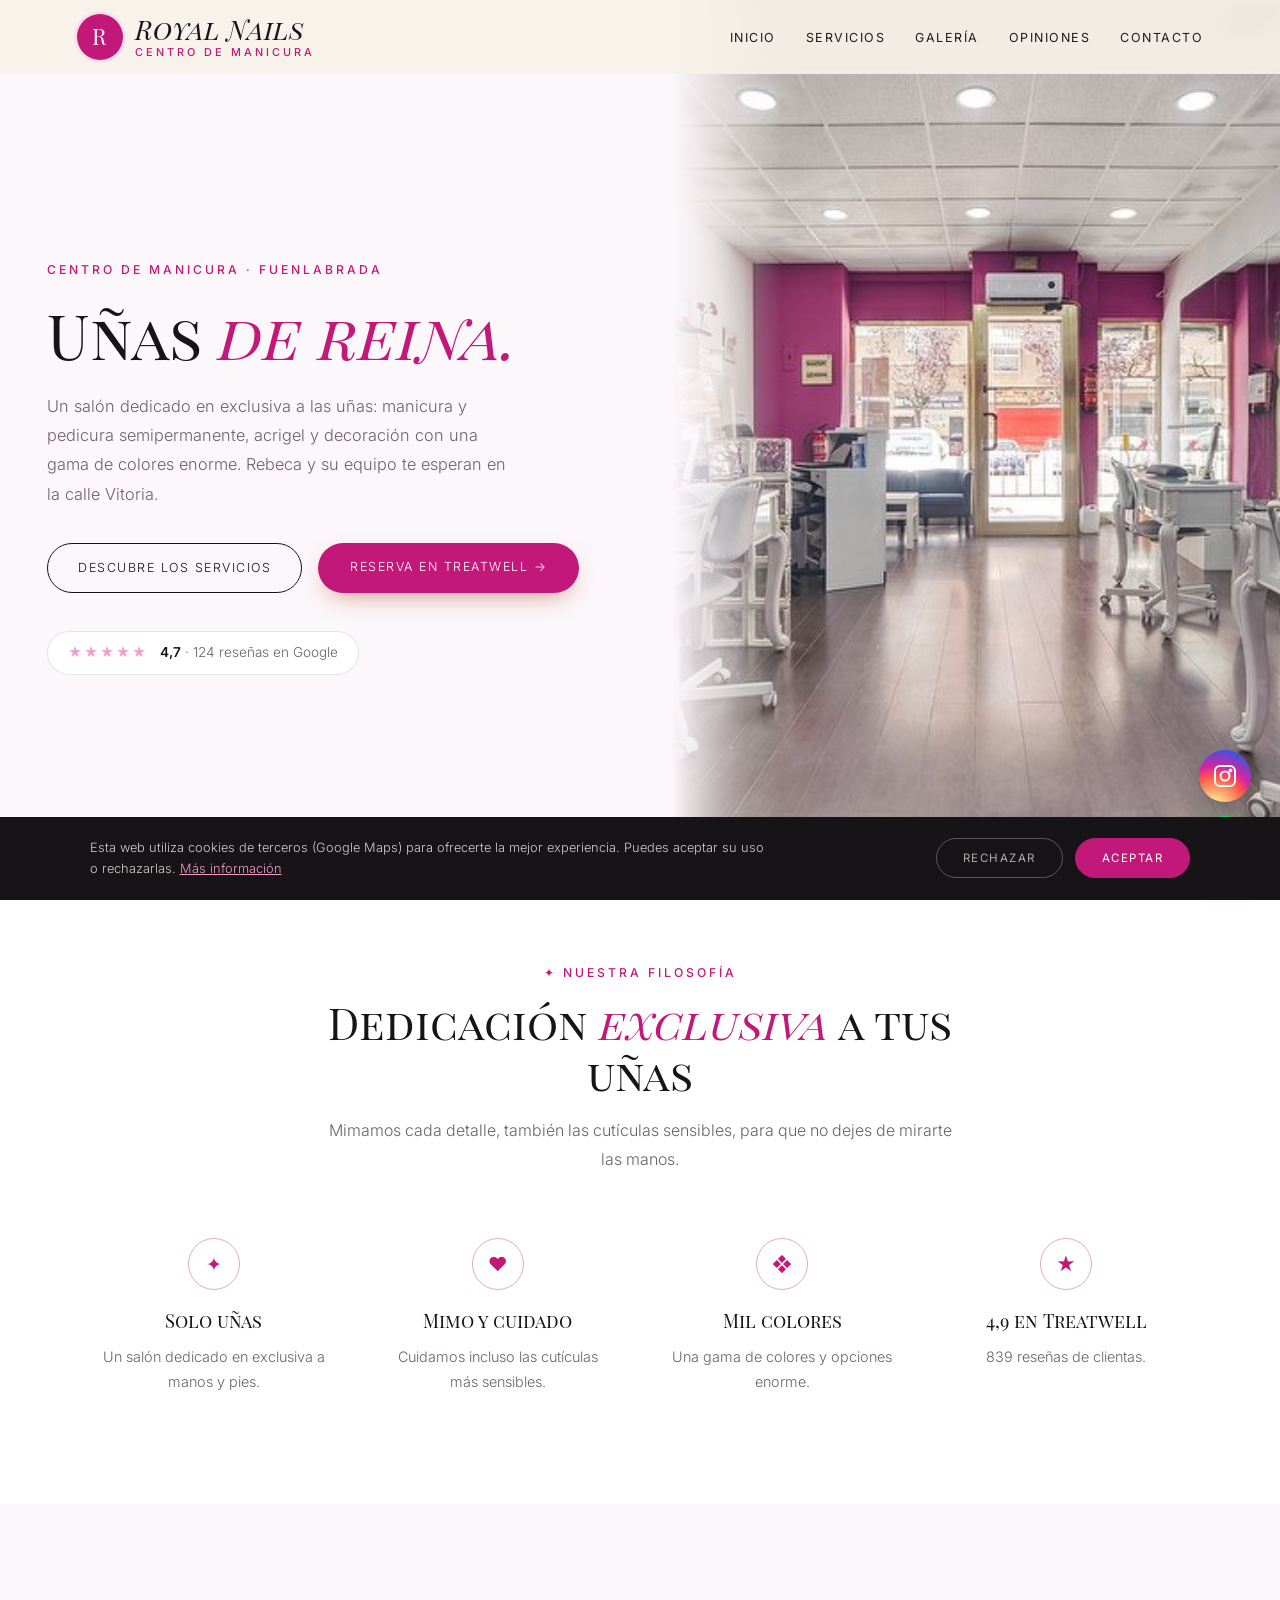
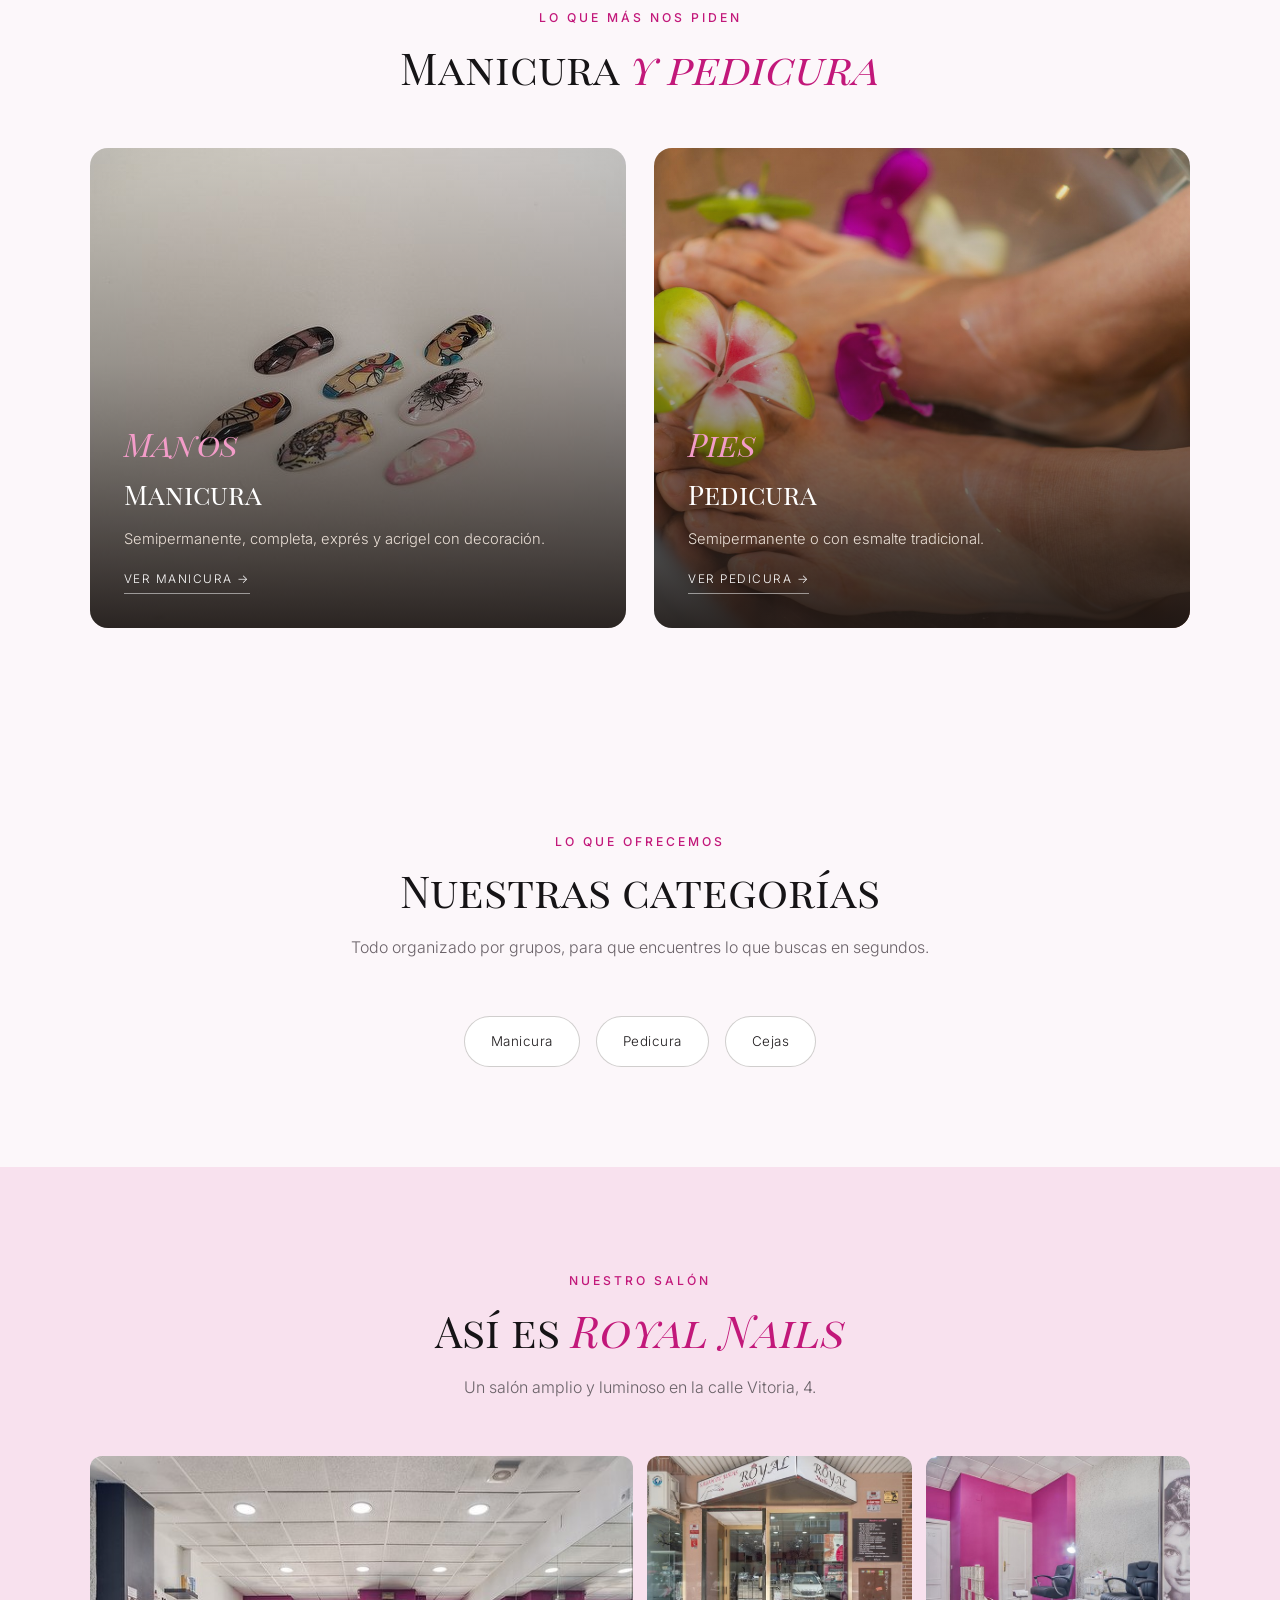
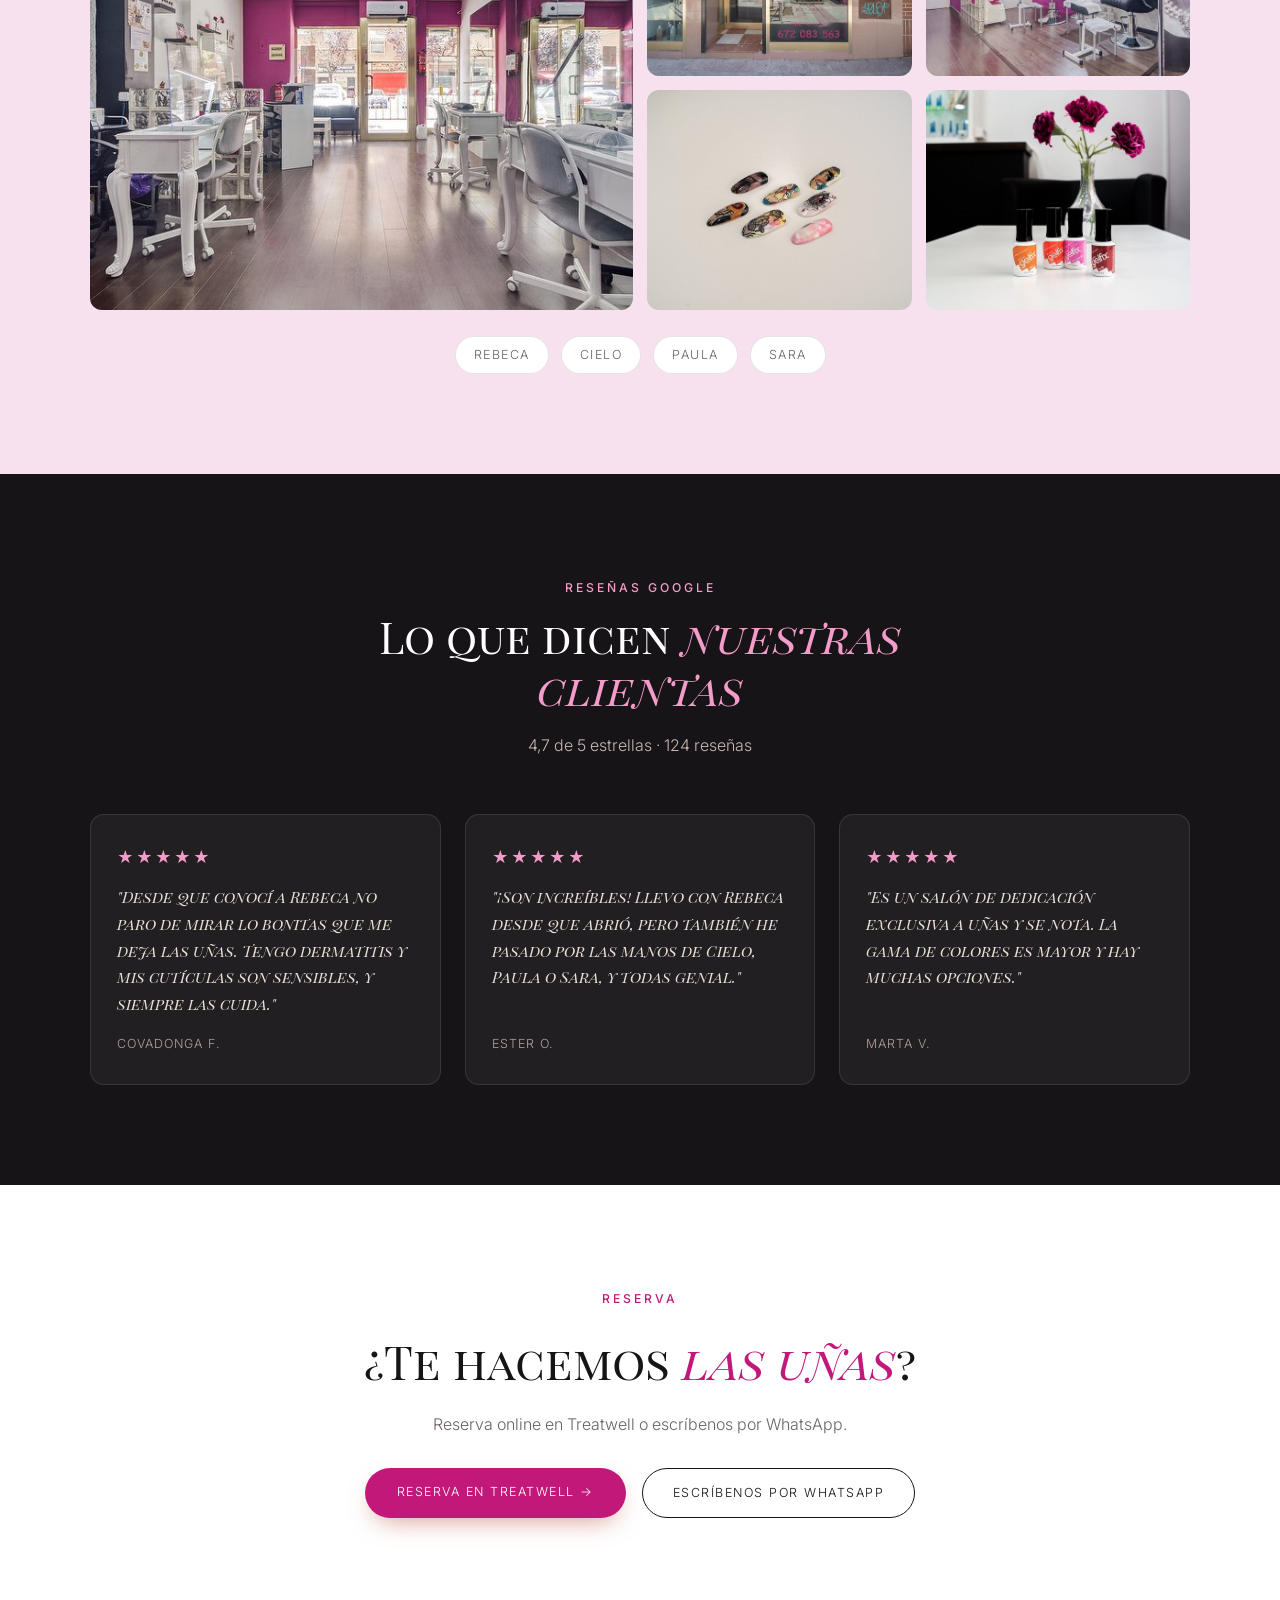
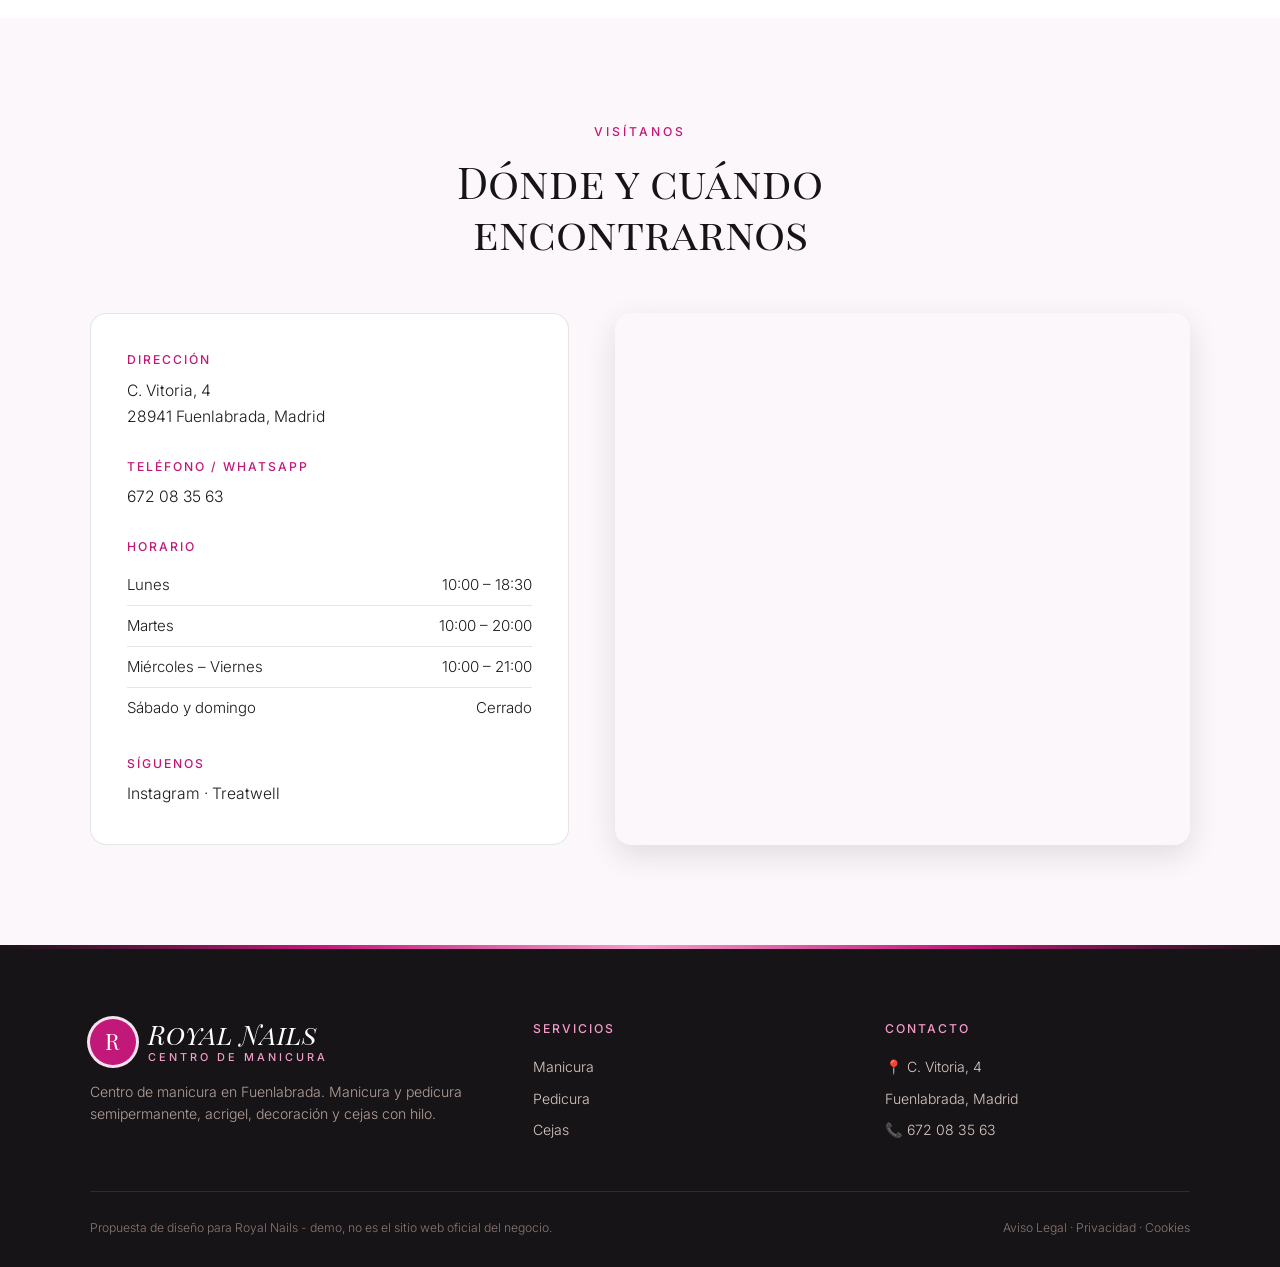
<file: index.html>
<!DOCTYPE html>
<html lang="es">
<head>
<meta charset="UTF-8">
<meta name="viewport" content="width=device-width, initial-scale=1.0">
<title>Royal Nails — Centro de manicura en Fuenlabrada</title>
<meta name="description" content="Royal Nails, centro de manicura en C. Vitoria 4, Fuenlabrada. Manicura y pedicura semipermanente, uñas de acrigel, decoración y depilación de cejas con hilo. 4,7★ con 124 reseñas en Google y 4,9★ con 839 en Treatwell.">
<meta name="theme-color" content="#161416">
<meta property="og:title" content="Royal Nails · Fuenlabrada">
<meta property="og:image" content="tw_01.jpg">

<link rel="preconnect" href="https://fonts.googleapis.com"><link rel="preconnect" href="https://fonts.gstatic.com" crossorigin><link href="https://fonts.googleapis.com/css2?family=Playfair+Display+SC:wght@700&family=Inter:wght@300;400;500;600&display=swap" rel="stylesheet">
<link rel="stylesheet" href="styles.css">
</head>
<body>

<header id="header">
  <a href="index.html" class="logo" aria-label="Royal Nails, inicio"><span class="logo-mark">R</span><span class="logo-text"><span class="script">Royal Nails</span><small>centro de manicura</small></span></a>
  <nav id="nav" aria-label="Navegación principal"><ul><li><a href="index.html#inicio">Inicio</a></li><li><a href="servicios.html">Servicios</a></li><li><a href="index.html#galeria">Galería</a></li><li><a href="index.html#opiniones">Opiniones</a></li><li><a href="index.html#contacto">Contacto</a></li></ul></nav><button class="nav-toggle" id="navToggle" aria-label="Abrir menú">☰</button>
</header>

<section class="hero" id="inicio">
  <div class="hero-text">
    <span class="eyebrow">Centro de manicura · Fuenlabrada</span>
    <h1>Uñas <em>de reina.</em></h1>
    <p>Un salón dedicado en exclusiva a las uñas: manicura y pedicura semipermanente, acrigel y decoración con una gama de colores enorme. Rebeca y su equipo te esperan en la calle Vitoria.</p>
    <div class="hero-ctas">
      <a href="servicios.html" class="btn-outline">Descubre los servicios</a>
      <a href="https://www.treatwell.es/establecimiento/royal-nails-2/" class="btn-solid" target="_blank" rel="noopener">Reserva en Treatwell →</a>
    </div>
    <a class="hero-rating" href="https://www.google.com/maps/search/?api=1&query=Royal+Nails,+C.+Vitoria+4,+Fuenlabrada" target="_blank" rel="noopener"><span class="stars">★★★★★</span><span><strong>4,7</strong> · 124 reseñas en Google</span></a>
  </div>
  <div class="hero-img"><img src="tw_01.jpg" alt="Interior de Royal Nails en blanco, negro y magenta" style="object-position:center 50%;"></div>
</section>

<section class="trust">
  <div class="section-head">
    <span class="eyebrow">✦ Nuestra filosofía</span>
    <h2>Dedicación <em>exclusiva</em> a tus uñas</h2>
    <p>Mimamos cada detalle, también las cutículas sensibles, para que no dejes de mirarte las manos.</p>
  </div>
  <div class="trust-grid">
    <div class="trust-card"><span class="trust-ic">✦</span><h3>Solo uñas</h3><p>Un salón dedicado en exclusiva a manos y pies.</p></div>
    <div class="trust-card"><span class="trust-ic">♥</span><h3>Mimo y cuidado</h3><p>Cuidamos incluso las cutículas más sensibles.</p></div>
    <div class="trust-card"><span class="trust-ic">❖</span><h3>Mil colores</h3><p>Una gama de colores y opciones enorme.</p></div>
    <div class="trust-card"><span class="trust-ic">★</span><h3>4,9 en Treatwell</h3><p>839 reseñas de clientas.</p></div>
  </div>
</section>

<section class="worlds">
  <div class="section-head">
    <span class="eyebrow">Lo que más nos piden</span>
    <h2>Manicura <em>y pedicura</em></h2>
  </div>
  <div class="worlds-grid">
    <a href="servicios.html#manicura" class="world-card"><img src="tw_10.jpg" alt="Manicura"><div class="world-text"><span class="script">Manos</span><h3>Manicura</h3><p>Semipermanente, completa, exprés y acrigel con decoración.</p><span class="world-link">Ver manicura →</span></div></a>
    <a href="servicios.html#pedicura" class="world-card"><img src="u_pedicura.jpg" alt="Pedicura"><div class="world-text"><span class="script">Pies</span><h3>Pedicura</h3><p>Semipermanente o con esmalte tradicional.</p><span class="world-link">Ver pedicura →</span></div></a>
  </div>
</section>

<section>
  <div class="section-head">
    <span class="eyebrow">Lo que ofrecemos</span>
    <h2>Nuestras categorías</h2>
    <p>Todo organizado por grupos, para que encuentres lo que buscas en segundos.</p>
  </div>
  <div class="cat-pills">
    <a href="servicios.html#manicura" class="cat-pill">Manicura</a>
    <a href="servicios.html#pedicura" class="cat-pill">Pedicura</a>
    <a href="servicios.html#cejas" class="cat-pill">Cejas</a>
  </div>
</section>

<section class="gallery-wrap" id="galeria">
  <div class="section-head">
    <span class="eyebrow">Nuestro salón</span>
    <h2>Así es <em>Royal Nails</em></h2>
    <p>Un salón amplio y luminoso en la calle Vitoria, 4.</p>
  </div>
  <div class="gallery">
    <figure class="big"><img src="tw_01.jpg" alt="Interior de Royal Nails" loading="lazy"></figure>
    <figure><img src="tw_11.jpg" alt="Fachada de Royal Nails" loading="lazy"></figure>
    <figure><img src="tw_05.jpg" alt="Zona de pedicura" loading="lazy"></figure>
    <figure><img src="tw_10.jpg" alt="Diseños de uñas" loading="lazy"></figure>
    <figure><img src="tw_08.jpg" alt="Esmaltes" loading="lazy"></figure>
  </div>
  <div class="brands"><span>Rebeca</span><span>Cielo</span><span>Paula</span><span>Sara</span></div>
</section>

<section class="reviews-wrap" id="opiniones">
  <div class="section-head">
    <span class="eyebrow">Reseñas Google</span>
    <h2>Lo que dicen <em>nuestras clientas</em></h2>
    <p>4,7 de 5 estrellas · 124 reseñas</p>
  </div>
  <div class="review-grid">
    <div class="review-card"><div class="stars">★★★★★</div><p>"Desde que conocí a Rebeca no paro de mirar lo bonitas que me deja las uñas. Tengo dermatitis y mis cutículas son sensibles, y siempre las cuida."</p><cite>Covadonga F.</cite></div>
    <div class="review-card"><div class="stars">★★★★★</div><p>"¡Son increíbles! Llevo con Rebeca desde que abrió, pero también he pasado por las manos de Cielo, Paula o Sara, y todas genial."</p><cite>Ester O.</cite></div>
    <div class="review-card"><div class="stars">★★★★★</div><p>"Es un salón de dedicación exclusiva a uñas y se nota. La gama de colores es mayor y hay muchas opciones."</p><cite>Marta V.</cite></div>
  </div>
</section>

<section class="cta-section">
  <span class="eyebrow">Reserva</span>
  <h2>¿Te hacemos <em>las uñas</em>?</h2>
  <p>Reserva online en Treatwell o escríbenos por WhatsApp.</p>
  <div class="cta-row">
    <a href="https://www.treatwell.es/establecimiento/royal-nails-2/" class="btn-solid" target="_blank" rel="noopener">Reserva en Treatwell →</a>
    <a href="https://wa.me/34672083563?text=Hola%2C%20quiero%20pedir%20cita%20en%20Royal%20Nails" class="btn-outline" target="_blank" rel="noopener">Escríbenos por WhatsApp</a>
  </div>
</section>

<section class="contact-section" id="contacto">
  <div class="section-head">
    <span class="eyebrow">Visítanos</span>
    <h2>Dónde y cuándo encontrarnos</h2>
  </div>
  <div class="contact-grid">
    <div class="contact-info">
      <div class="contact-block"><h3>Dirección</h3><p>C. Vitoria, 4<br>28941 Fuenlabrada, Madrid</p></div>
      <div class="contact-block"><h3>Teléfono / WhatsApp</h3><p><a href="tel:+34672083563">672 08 35 63</a></p></div>
      <div class="contact-block"><h3>Horario</h3><ul class="hours-list"><li><span>Lunes</span><span>10:00 – 18:30</span></li><li><span>Martes</span><span>10:00 – 20:00</span></li><li><span>Miércoles – Viernes</span><span>10:00 – 21:00</span></li><li><span>Sábado y domingo</span><span>Cerrado</span></li></ul></div>
      <div class="contact-block"><h3>Síguenos</h3><p><a href="https://www.instagram.com/royalnailsfuenlabrada/" target="_blank" rel="noopener">Instagram</a> · <a href="https://www.treatwell.es/establecimiento/royal-nails-2/" target="_blank" rel="noopener">Treatwell</a></p></div>
    </div>
    <div class="contact-map">
      <iframe title="Mapa de Royal Nails" src="https://www.google.com/maps?q=Royal+Nails,+C.+Vitoria+4,+Fuenlabrada&output=embed" width="100%" height="100%" style="border:0;" allowfullscreen="" loading="lazy" referrerpolicy="no-referrer-when-downgrade"></iframe>
    </div>
  </div>
</section>

<footer>
  <div class="footer-grid">
    <div class="footer-brand">
      <a href="index.html" class="logo light"><span class="logo-mark">R</span><span class="logo-text"><span class="script">Royal Nails</span><small>centro de manicura</small></span></a>
      <p>Centro de manicura en Fuenlabrada. Manicura y pedicura semipermanente, acrigel, decoración y cejas con hilo.</p>
    </div>
    <div><h4>Servicios</h4><ul><li><a href="servicios.html#manicura">Manicura</a></li><li><a href="servicios.html#pedicura">Pedicura</a></li><li><a href="servicios.html#cejas">Cejas</a></li></ul></div>
    <div><h4>Contacto</h4><ul><li>📍 C. Vitoria, 4</li><li>Fuenlabrada, Madrid</li><li>📞 <a href="tel:+34672083563">672 08 35 63</a></li></ul></div>
  </div>
  <div class="footer-bottom">
    <span>Propuesta de diseño para Royal Nails - demo, no es el sitio web oficial del negocio.</span>
    <span><a href="aviso-legal.html">Aviso Legal</a> &middot; <a href="politica-privacidad.html">Privacidad</a> &middot; <a href="politica-cookies.html">Cookies</a></span>
  </div>
</footer>

<div id="cookie-banner" class="cookie-banner"><p>Esta web utiliza cookies de terceros (Google Maps) para ofrecerte la mejor experiencia. Puedes aceptar su uso o rechazarlas. <a href="politica-cookies.html">Más información</a></p><div class="cookie-actions"><button onclick="setCookieChoice('rejected')" class="ck-reject">Rechazar</button><button onclick="setCookieChoice('accepted')" class="ck-accept">Aceptar</button></div></div>
<div class="social-fabs"><a class="ig-fab" href="https://www.instagram.com/royalnailsfuenlabrada/" target="_blank" rel="noopener" aria-label="Visitar Instagram"><svg width="24" height="24" viewBox="0 0 24 24" fill="none" stroke="white" stroke-width="2"><rect x="2" y="2" width="20" height="20" rx="5"/><circle cx="12" cy="12" r="4.5"/><circle cx="17.5" cy="6.5" r="1" fill="white"/></svg></a><a class="wa-fab" href="https://wa.me/34672083563?text=Hola%2C%20quiero%20pedir%20cita%20en%20Royal%20Nails" target="_blank" rel="noopener" aria-label="Escribir por WhatsApp"><svg width="28" height="28" viewBox="0 0 24 24" fill="white"><path d="M17.5 14.4c-.3-.1-1.8-.9-2-1s-.5-.1-.7.1-.8 1-.9 1.2-.3.2-.6.1a8.2 8.2 0 0 1-2.4-1.5 9 9 0 0 1-1.7-2.1c-.2-.3 0-.5.1-.6l.4-.5.3-.5v-.5l-.9-2.2c-.2-.6-.5-.5-.7-.5h-.6a1.1 1.1 0 0 0-.8.4 3.4 3.4 0 0 0-1 2.5 5.9 5.9 0 0 0 1.2 3.1 13.5 13.5 0 0 0 5.2 4.6c2.6 1 2.6.7 3.1.6a2.6 2.6 0 0 0 1.7-1.2 2.1 2.1 0 0 0 .2-1.2c-.1-.1-.3-.2-.6-.3ZM12 21.8a9.8 9.8 0 0 1-5-1.4l-.4-.2-3.7 1 1-3.6-.2-.4A9.8 9.8 0 1 1 12 21.8Zm8.4-18.3A11.8 11.8 0 0 0 1.8 17.7L.2 23.8l6.3-1.6a11.8 11.8 0 0 0 5.6 1.4A11.8 11.8 0 0 0 20.4 3.5Z"/></svg></a></div>
<script src="main.js"></script>
</body>
</html>
</file>
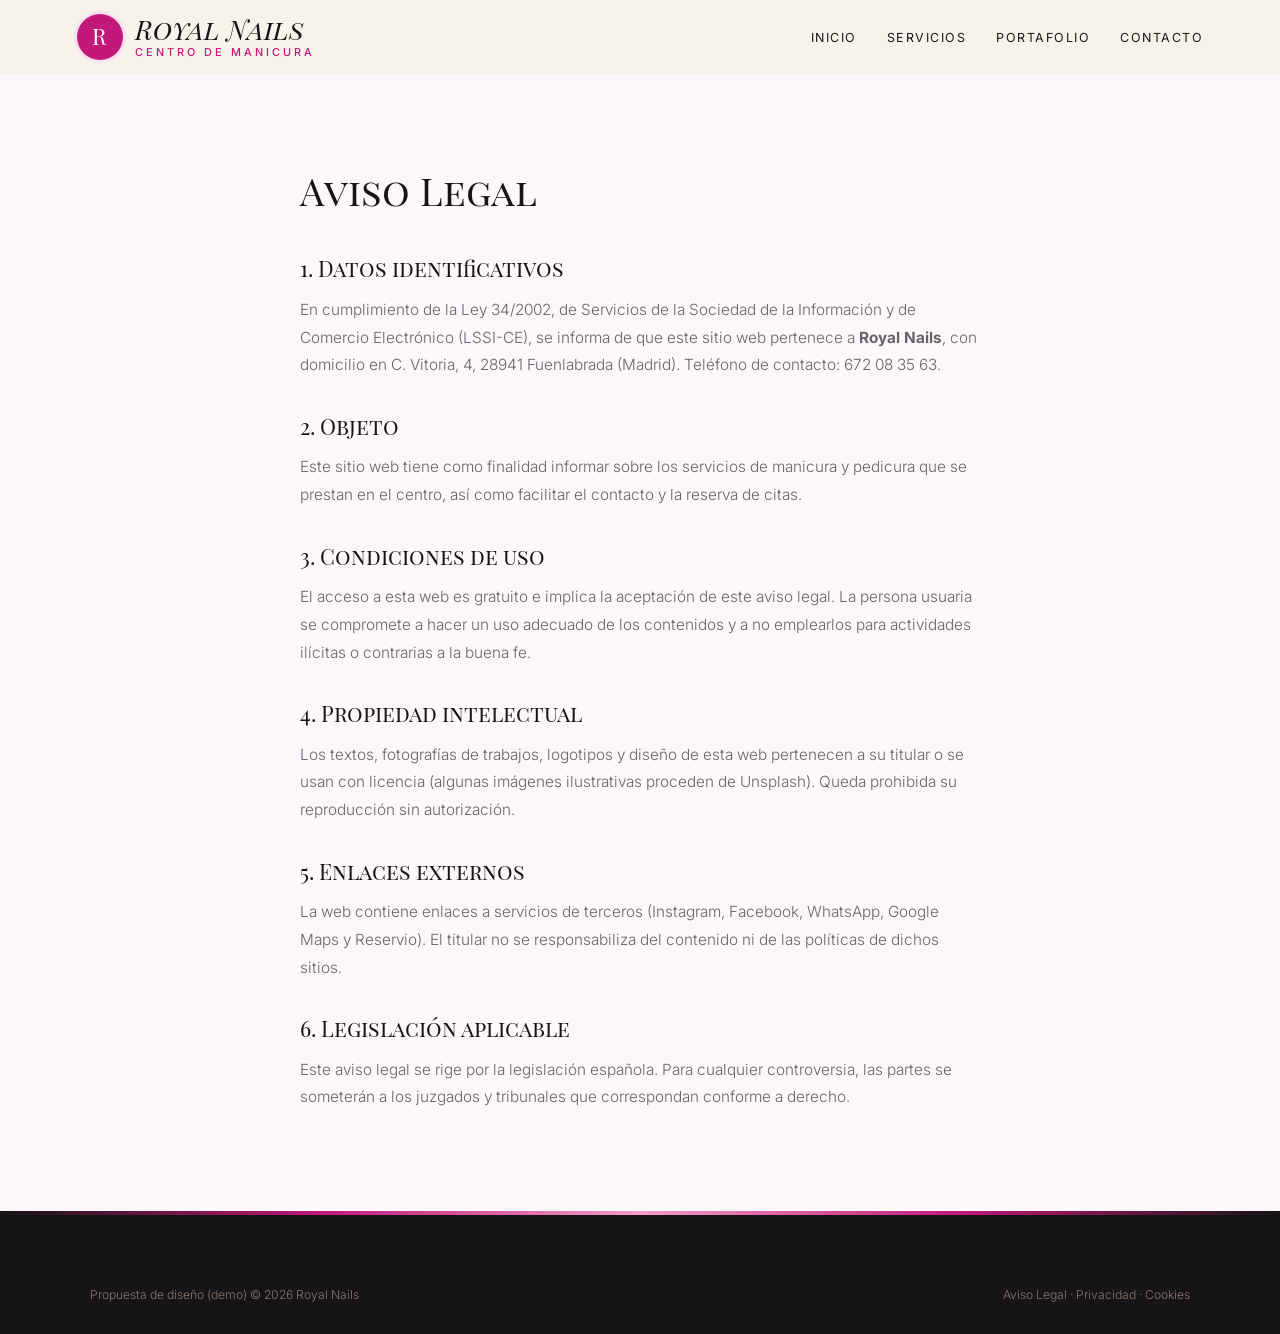
<file: aviso-legal.html>
<!DOCTYPE html>
<html lang="es">
<head>
<meta charset="UTF-8">
<meta name="viewport" content="width=device-width, initial-scale=1.0">
<title>Aviso Legal — Royal Nails</title>
<meta name="robots" content="noindex">

<link rel="preconnect" href="https://fonts.googleapis.com">
<link href="https://fonts.googleapis.com/css2?family=Playfair+Display+SC:wght@700&family=Inter:wght@300;400;500;600&display=swap" rel="stylesheet">
<link rel="stylesheet" href="styles.css">
</head>
<body>
<header id="header" class="scrolled">
  <a href="index.html" class="logo" aria-label="Royal Nails, inicio">
    <span class="logo-mark">R</span>
    <span class="logo-text"><span class="script">Royal Nails</span><small>centro de manicura</small></span>
  </a>
  <nav id="nav" aria-label="Navegación principal">
    <ul>
      <li><a href="index.html#inicio">Inicio</a></li>
      <li><a href="servicios.html">Servicios</a></li>
      <li><a href="portafolio.html">Portafolio</a></li>
      <li><a href="index.html#contacto">Contacto</a></li>
    </ul>
  </nav>
  <button class="nav-toggle" id="navToggle" aria-label="Abrir menú">☰</button>
</header>
<main class="legal"><h1>Aviso Legal</h1>
<h2>1. Datos identificativos</h2>
<p>En cumplimiento de la Ley 34/2002, de Servicios de la Sociedad de la Información y de Comercio Electrónico (LSSI-CE), se informa de que este sitio web pertenece a <strong>Royal Nails</strong>, con domicilio en C. Vitoria, 4, 28941 Fuenlabrada (Madrid). Teléfono de contacto: 672 08 35 63.</p>
<h2>2. Objeto</h2>
<p>Este sitio web tiene como finalidad informar sobre los servicios de manicura y pedicura que se prestan en el centro, así como facilitar el contacto y la reserva de citas.</p>
<h2>3. Condiciones de uso</h2>
<p>El acceso a esta web es gratuito e implica la aceptación de este aviso legal. La persona usuaria se compromete a hacer un uso adecuado de los contenidos y a no emplearlos para actividades ilícitas o contrarias a la buena fe.</p>
<h2>4. Propiedad intelectual</h2>
<p>Los textos, fotografías de trabajos, logotipos y diseño de esta web pertenecen a su titular o se usan con licencia (algunas imágenes ilustrativas proceden de Unsplash). Queda prohibida su reproducción sin autorización.</p>
<h2>5. Enlaces externos</h2>
<p>La web contiene enlaces a servicios de terceros (Instagram, Facebook, WhatsApp, Google Maps y Reservio). El titular no se responsabiliza del contenido ni de las políticas de dichos sitios.</p>
<h2>6. Legislación aplicable</h2>
<p>Este aviso legal se rige por la legislación española. Para cualquier controversia, las partes se someterán a los juzgados y tribunales que correspondan conforme a derecho.</p></main>
<footer>
  <div class="footer-bottom" style="margin-top:0">
    <span>Propuesta de diseño (demo) © 2026 Royal Nails</span>
    <span><a href="aviso-legal.html">Aviso Legal</a> &middot; <a href="politica-privacidad.html">Privacidad</a> &middot; <a href="politica-cookies.html">Cookies</a></span>
  </div>
</footer>
<script src="main.js"></script>
</body>
</html>
</file>
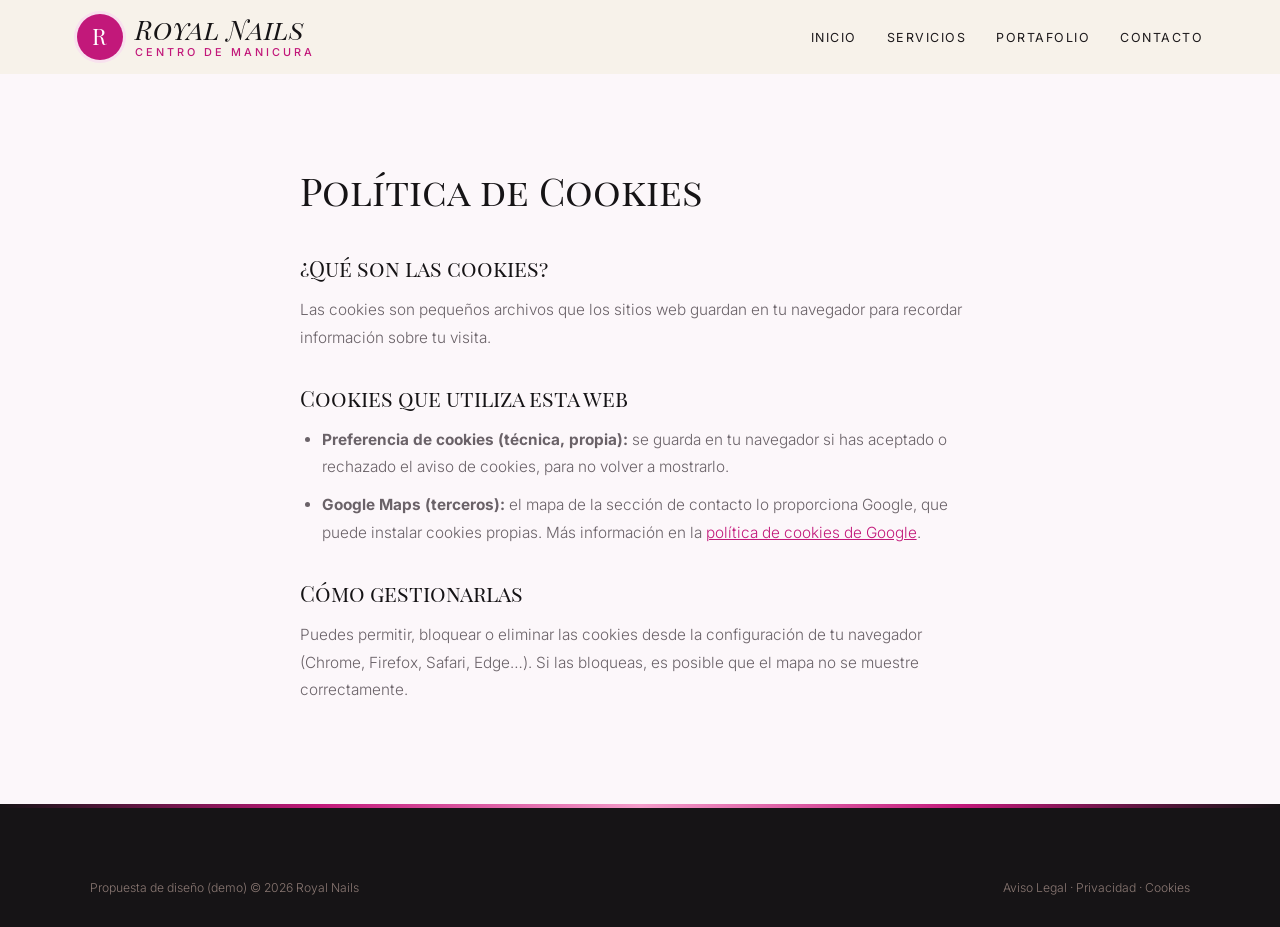
<file: politica-cookies.html>
<!DOCTYPE html>
<html lang="es">
<head>
<meta charset="UTF-8">
<meta name="viewport" content="width=device-width, initial-scale=1.0">
<title>Política de Cookies — Royal Nails</title>
<meta name="robots" content="noindex">

<link rel="preconnect" href="https://fonts.googleapis.com">
<link href="https://fonts.googleapis.com/css2?family=Playfair+Display+SC:wght@700&family=Inter:wght@300;400;500;600&display=swap" rel="stylesheet">
<link rel="stylesheet" href="styles.css">
</head>
<body>
<header id="header" class="scrolled">
  <a href="index.html" class="logo" aria-label="Royal Nails, inicio">
    <span class="logo-mark">R</span>
    <span class="logo-text"><span class="script">Royal Nails</span><small>centro de manicura</small></span>
  </a>
  <nav id="nav" aria-label="Navegación principal">
    <ul>
      <li><a href="index.html#inicio">Inicio</a></li>
      <li><a href="servicios.html">Servicios</a></li>
      <li><a href="portafolio.html">Portafolio</a></li>
      <li><a href="index.html#contacto">Contacto</a></li>
    </ul>
  </nav>
  <button class="nav-toggle" id="navToggle" aria-label="Abrir menú">☰</button>
</header>
<main class="legal"><h1>Política de Cookies</h1>
<h2>¿Qué son las cookies?</h2>
<p>Las cookies son pequeños archivos que los sitios web guardan en tu navegador para recordar información sobre tu visita.</p>
<h2>Cookies que utiliza esta web</h2>
<ul>
<li><strong>Preferencia de cookies (técnica, propia):</strong> se guarda en tu navegador si has aceptado o rechazado el aviso de cookies, para no volver a mostrarlo.</li>
<li><strong>Google Maps (terceros):</strong> el mapa de la sección de contacto lo proporciona Google, que puede instalar cookies propias. Más información en la <a href="https://policies.google.com/technologies/cookies" target="_blank" rel="noopener">política de cookies de Google</a>.</li>
</ul>
<h2>Cómo gestionarlas</h2>
<p>Puedes permitir, bloquear o eliminar las cookies desde la configuración de tu navegador (Chrome, Firefox, Safari, Edge…). Si las bloqueas, es posible que el mapa no se muestre correctamente.</p></main>
<footer>
  <div class="footer-bottom" style="margin-top:0">
    <span>Propuesta de diseño (demo) © 2026 Royal Nails</span>
    <span><a href="aviso-legal.html">Aviso Legal</a> &middot; <a href="politica-privacidad.html">Privacidad</a> &middot; <a href="politica-cookies.html">Cookies</a></span>
  </div>
</footer>
<script src="main.js"></script>
</body>
</html>
</file>
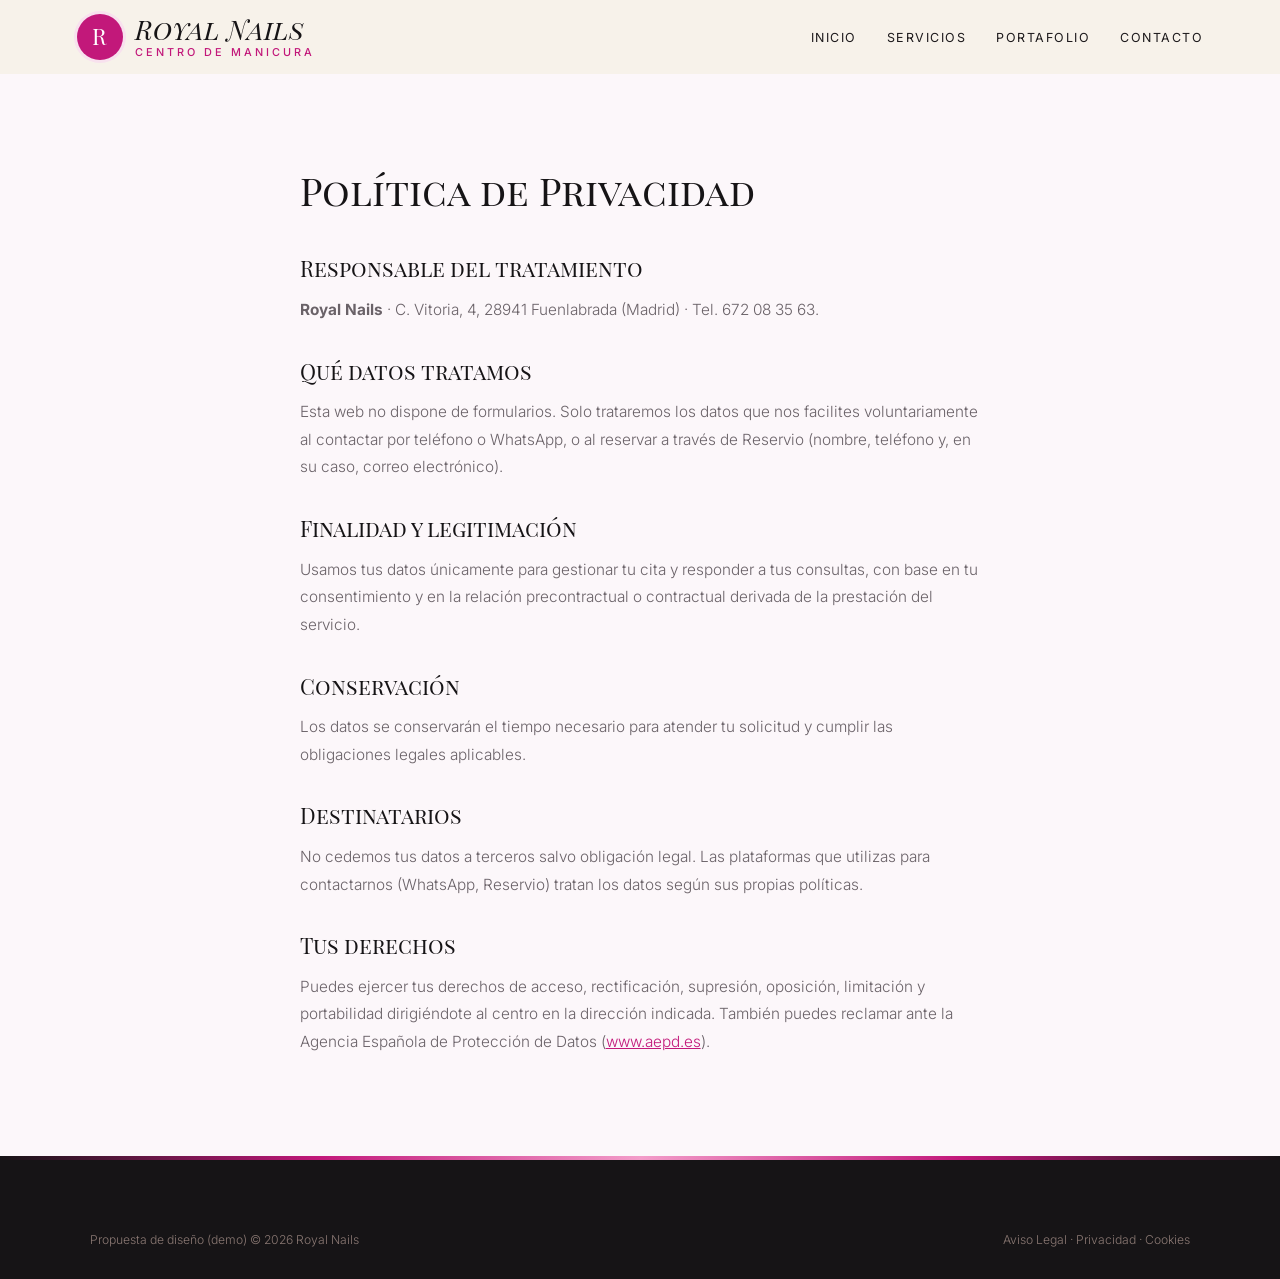
<file: politica-privacidad.html>
<!DOCTYPE html>
<html lang="es">
<head>
<meta charset="UTF-8">
<meta name="viewport" content="width=device-width, initial-scale=1.0">
<title>Política de Privacidad — Royal Nails</title>
<meta name="robots" content="noindex">

<link rel="preconnect" href="https://fonts.googleapis.com">
<link href="https://fonts.googleapis.com/css2?family=Playfair+Display+SC:wght@700&family=Inter:wght@300;400;500;600&display=swap" rel="stylesheet">
<link rel="stylesheet" href="styles.css">
</head>
<body>
<header id="header" class="scrolled">
  <a href="index.html" class="logo" aria-label="Royal Nails, inicio">
    <span class="logo-mark">R</span>
    <span class="logo-text"><span class="script">Royal Nails</span><small>centro de manicura</small></span>
  </a>
  <nav id="nav" aria-label="Navegación principal">
    <ul>
      <li><a href="index.html#inicio">Inicio</a></li>
      <li><a href="servicios.html">Servicios</a></li>
      <li><a href="portafolio.html">Portafolio</a></li>
      <li><a href="index.html#contacto">Contacto</a></li>
    </ul>
  </nav>
  <button class="nav-toggle" id="navToggle" aria-label="Abrir menú">☰</button>
</header>
<main class="legal"><h1>Política de Privacidad</h1>
<h2>Responsable del tratamiento</h2>
<p><strong>Royal Nails</strong> · C. Vitoria, 4, 28941 Fuenlabrada (Madrid) · Tel. 672 08 35 63.</p>
<h2>Qué datos tratamos</h2>
<p>Esta web no dispone de formularios. Solo trataremos los datos que nos facilites voluntariamente al contactar por teléfono o WhatsApp, o al reservar a través de Reservio (nombre, teléfono y, en su caso, correo electrónico).</p>
<h2>Finalidad y legitimación</h2>
<p>Usamos tus datos únicamente para gestionar tu cita y responder a tus consultas, con base en tu consentimiento y en la relación precontractual o contractual derivada de la prestación del servicio.</p>
<h2>Conservación</h2>
<p>Los datos se conservarán el tiempo necesario para atender tu solicitud y cumplir las obligaciones legales aplicables.</p>
<h2>Destinatarios</h2>
<p>No cedemos tus datos a terceros salvo obligación legal. Las plataformas que utilizas para contactarnos (WhatsApp, Reservio) tratan los datos según sus propias políticas.</p>
<h2>Tus derechos</h2>
<p>Puedes ejercer tus derechos de acceso, rectificación, supresión, oposición, limitación y portabilidad dirigiéndote al centro en la dirección indicada. También puedes reclamar ante la Agencia Española de Protección de Datos (<a href="https://www.aepd.es" target="_blank" rel="noopener">www.aepd.es</a>).</p></main>
<footer>
  <div class="footer-bottom" style="margin-top:0">
    <span>Propuesta de diseño (demo) © 2026 Royal Nails</span>
    <span><a href="aviso-legal.html">Aviso Legal</a> &middot; <a href="politica-privacidad.html">Privacidad</a> &middot; <a href="politica-cookies.html">Cookies</a></span>
  </div>
</footer>
<script src="main.js"></script>
</body>
</html>
</file>
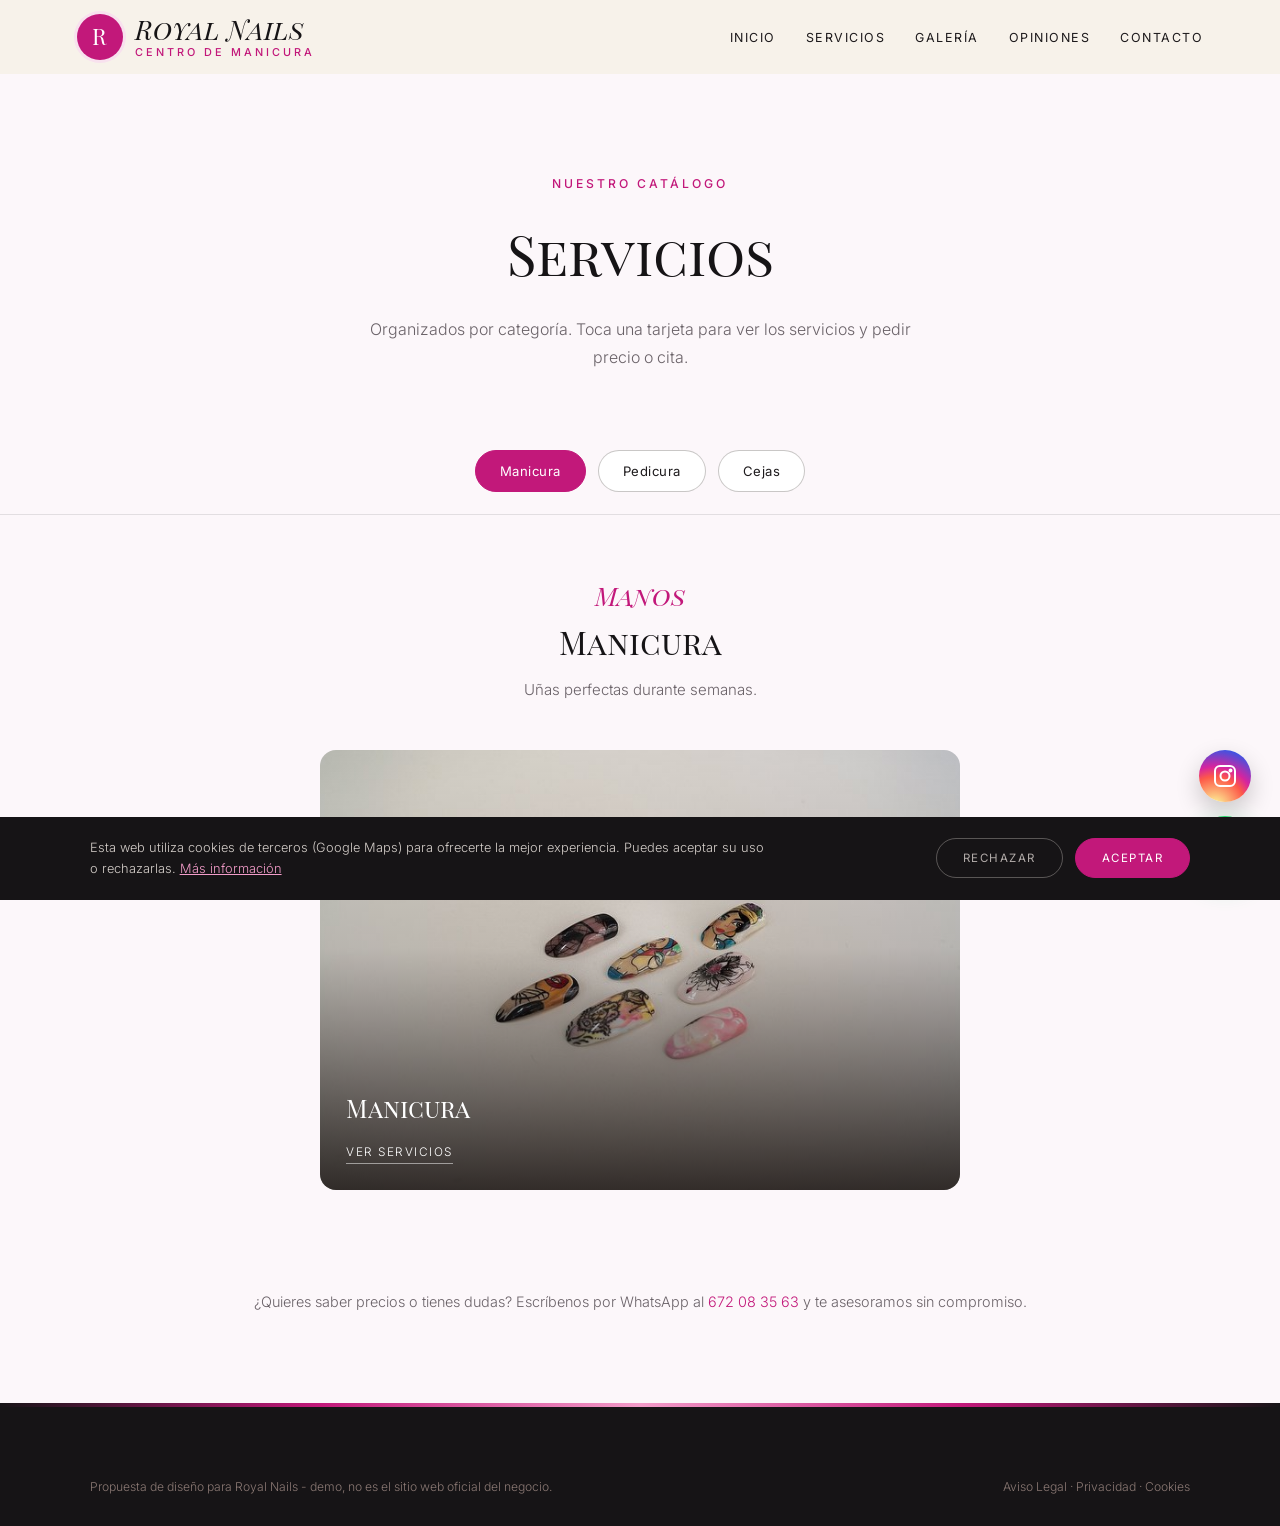
<file: servicios.html>
<!DOCTYPE html>
<html lang="es">
<head>
<meta charset="UTF-8">
<meta name="viewport" content="width=device-width, initial-scale=1.0">
<title>Servicios — Royal Nails · Fuenlabrada</title>
<meta name="description" content="Servicios de Royal Nails en Fuenlabrada.">

<link rel="preconnect" href="https://fonts.googleapis.com"><link rel="preconnect" href="https://fonts.gstatic.com" crossorigin><link href="https://fonts.googleapis.com/css2?family=Playfair+Display+SC:wght@700&family=Inter:wght@300;400;500;600&display=swap" rel="stylesheet">
<link rel="stylesheet" href="styles.css">
</head>
<body>

<header id="header" class="scrolled">
  <a href="index.html" class="logo" aria-label="Royal Nails, inicio"><span class="logo-mark">R</span><span class="logo-text"><span class="script">Royal Nails</span><small>centro de manicura</small></span></a>
  <nav id="nav" aria-label="Navegación principal"><ul><li><a href="index.html#inicio">Inicio</a></li><li><a href="servicios.html">Servicios</a></li><li><a href="index.html#galeria">Galería</a></li><li><a href="index.html#opiniones">Opiniones</a></li><li><a href="index.html#contacto">Contacto</a></li></ul></nav><button class="nav-toggle" id="navToggle" aria-label="Abrir menú">☰</button>
</header>

<div class="page-hero">
  <span class="eyebrow">Nuestro catálogo</span>
  <h1>Servicios</h1>
  <p>Organizados por categoría. Toca una tarjeta para ver los servicios y pedir precio o cita.</p>
</div>

<div class="tabs">
  <button class="tab-btn active" data-tab="manicura">Manicura</button>
  <button class="tab-btn" data-tab="pedicura">Pedicura</button>
  <button class="tab-btn" data-tab="cejas">Cejas</button>
  
</div>

<div class="tab-panel active" id="manicura">
  <div class="tab-intro"><span class="script">Manos</span><h2>Manicura</h2><p>Uñas perfectas durante semanas.</p></div>
  <div class="cat-grid single">
    <div class="cat-card" onclick="openModal('manicura')"><img src="tw_10.jpg" alt="Manicura" loading="lazy"><div class="cat-card-text"><h3>Manicura</h3><span>Ver servicios</span></div></div>
  </div>
</div>

<div class="tab-panel" id="pedicura">
  <div class="tab-intro"><span class="script">Pies</span><h2>Pedicura</h2><p>Pies bonitos para ellas y para ellos.</p></div>
  <div class="cat-grid single">
    <div class="cat-card" onclick="openModal('pedicura')"><img src="u_pedicura.jpg" alt="Pedicura" loading="lazy"><div class="cat-card-text"><h3>Pedicura</h3><span>Ver servicios</span></div></div>
  </div>
</div>

<div class="tab-panel" id="cejas">
  <div class="tab-intro"><span class="script">Mirada</span><h2>Depilación con hilo</h2><p>Cejas perfectas.</p></div>
  <div class="cat-grid single">
    <div class="cat-card" onclick="openModal('cejas')"><img src="tw_04.jpg" alt="Cejas" loading="lazy"><div class="cat-card-text"><h3>Cejas</h3><span>Ver servicios</span></div></div>
  </div>
</div>


<p class="services-note">¿Quieres saber precios o tienes dudas? Escríbenos por WhatsApp al <a href="https://wa.me/34672083563" target="_blank" rel="noopener" style="color:var(--red)">672 08 35 63</a> y te asesoramos sin compromiso.</p>

<div class="modal-overlay" id="modal-manicura"><div class="modal">
  <button class="modal-close" onclick="closeModal('manicura')" aria-label="Cerrar">×</button>
  <h3>Manicura</h3><p class="modal-sub">Semipermanente y acrigel</p>
  <div class="svc-row"><div><div class="svc-name">Manicura semipermanente</div><span class="svc-desc">Completa o básica.</span></div><div class="svc-price">Consultar</div></div>
  <div class="svc-row"><div><div class="svc-name">Manicura completa y exprés</div><span class="svc-desc">Con esmalte tradicional.</span></div><div class="svc-price">Consultar</div></div>
  <div class="svc-row"><div><div class="svc-name">Uñas de acrigel</div><span class="svc-desc">Con esmalte semipermanente o con decoración.</span></div><div class="svc-price">Consultar</div></div>
  <div class="svc-row"><div><div class="svc-name">Decoración de uñas</div><span class="svc-desc">Sencilla, media o premium.</span></div><div class="svc-price">Consultar</div></div>
  <a class="modal-cta" href="https://www.treatwell.es/establecimiento/royal-nails-2/" target="_blank" rel="noopener">Reservar cita</a>
  <a class="modal-cta alt" href="https://wa.me/34672083563?text=Hola%2C%20quiero%20informaci%C3%B3n%20sobre%20manicura" target="_blank" rel="noopener">Consultar por WhatsApp</a>
</div></div>

<div class="modal-overlay" id="modal-pedicura"><div class="modal">
  <button class="modal-close" onclick="closeModal('pedicura')" aria-label="Cerrar">×</button>
  <h3>Pedicura</h3><p class="modal-sub">Semipermanente o tradicional</p>
  <div class="svc-row"><div><div class="svc-name">Pedicura semipermanente</div><span class="svc-desc">Completa o básica.</span></div><div class="svc-price">Consultar</div></div>
  <div class="svc-row"><div><div class="svc-name">Pedicura con esmalte tradicional</div><span class="svc-desc">Completa o exprés.</span></div><div class="svc-price">Consultar</div></div>
  <div class="svc-row"><div><div class="svc-name">Pedicura de hombre</div><span class="svc-desc">Pies cuidados también para ellos.</span></div><div class="svc-price">Consultar</div></div>
  <div class="svc-row"><div><div class="svc-name">Manicura y pedicura</div><span class="svc-desc">Combinadas en una sola cita.</span></div><div class="svc-price">Consultar</div></div>
  <a class="modal-cta" href="https://www.treatwell.es/establecimiento/royal-nails-2/" target="_blank" rel="noopener">Reservar cita</a>
  <a class="modal-cta alt" href="https://wa.me/34672083563?text=Hola%2C%20quiero%20informaci%C3%B3n%20sobre%20pedicura" target="_blank" rel="noopener">Consultar por WhatsApp</a>
</div></div>

<div class="modal-overlay" id="modal-cejas"><div class="modal">
  <button class="modal-close" onclick="closeModal('cejas')" aria-label="Cerrar">×</button>
  <h3>Cejas</h3><p class="modal-sub">Con hilo</p>
  <div class="svc-row"><div><div class="svc-name">Depilación y diseño de cejas con hilo</div><span class="svc-desc">Precisión para una mirada definida.</span></div><div class="svc-price">Consultar</div></div>
  <a class="modal-cta" href="https://www.treatwell.es/establecimiento/royal-nails-2/" target="_blank" rel="noopener">Reservar cita</a>
  <a class="modal-cta alt" href="https://wa.me/34672083563?text=Hola%2C%20quiero%20informaci%C3%B3n%20sobre%20cejas" target="_blank" rel="noopener">Consultar por WhatsApp</a>
</div></div>


<footer>
  <div class="footer-bottom" style="margin-top:0">
    <span>Propuesta de diseño para Royal Nails - demo, no es el sitio web oficial del negocio.</span>
    <span><a href="aviso-legal.html">Aviso Legal</a> &middot; <a href="politica-privacidad.html">Privacidad</a> &middot; <a href="politica-cookies.html">Cookies</a></span>
  </div>
</footer>

<div id="cookie-banner" class="cookie-banner"><p>Esta web utiliza cookies de terceros (Google Maps) para ofrecerte la mejor experiencia. Puedes aceptar su uso o rechazarlas. <a href="politica-cookies.html">Más información</a></p><div class="cookie-actions"><button onclick="setCookieChoice('rejected')" class="ck-reject">Rechazar</button><button onclick="setCookieChoice('accepted')" class="ck-accept">Aceptar</button></div></div>
<div class="social-fabs"><a class="ig-fab" href="https://www.instagram.com/royalnailsfuenlabrada/" target="_blank" rel="noopener" aria-label="Visitar Instagram"><svg width="24" height="24" viewBox="0 0 24 24" fill="none" stroke="white" stroke-width="2"><rect x="2" y="2" width="20" height="20" rx="5"/><circle cx="12" cy="12" r="4.5"/><circle cx="17.5" cy="6.5" r="1" fill="white"/></svg></a><a class="wa-fab" href="https://wa.me/34672083563?text=Hola%2C%20quiero%20pedir%20cita%20en%20Royal%20Nails" target="_blank" rel="noopener" aria-label="Escribir por WhatsApp"><svg width="28" height="28" viewBox="0 0 24 24" fill="white"><path d="M17.5 14.4c-.3-.1-1.8-.9-2-1s-.5-.1-.7.1-.8 1-.9 1.2-.3.2-.6.1a8.2 8.2 0 0 1-2.4-1.5 9 9 0 0 1-1.7-2.1c-.2-.3 0-.5.1-.6l.4-.5.3-.5v-.5l-.9-2.2c-.2-.6-.5-.5-.7-.5h-.6a1.1 1.1 0 0 0-.8.4 3.4 3.4 0 0 0-1 2.5 5.9 5.9 0 0 0 1.2 3.1 13.5 13.5 0 0 0 5.2 4.6c2.6 1 2.6.7 3.1.6a2.6 2.6 0 0 0 1.7-1.2 2.1 2.1 0 0 0 .2-1.2c-.1-.1-.3-.2-.6-.3ZM12 21.8a9.8 9.8 0 0 1-5-1.4l-.4-.2-3.7 1 1-3.6-.2-.4A9.8 9.8 0 1 1 12 21.8Zm8.4-18.3A11.8 11.8 0 0 0 1.8 17.7L.2 23.8l6.3-1.6a11.8 11.8 0 0 0 5.6 1.4A11.8 11.8 0 0 0 20.4 3.5Z"/></svg></a></div>
<script src="main.js"></script>
</body>
</html>
</file>
<file: styles.css>
:root{
  --cream:#fcf7fa; --paper:#ffffff; --tint:#f8e1ee; --ink:#1d1a1c; --dark:#161416; --muted:#6a6268;
  --red:#c2187a; --red-dark:#97115e; --teal:#c2187a; --gold:#f39cc9; --line:rgba(0,0,0,.1);
  --brand-gradient:linear-gradient(90deg,#161416,#c2187a,#f39cc9,#c2187a,#161416);
}
*{margin:0;padding:0;box-sizing:border-box;}
html{scroll-behavior:smooth;}
body{font-family:'Inter',sans-serif;background:var(--cream);color:var(--ink);overflow-x:hidden;font-weight:300;line-height:1.6;}
a{text-decoration:none;color:inherit;}
h1,h2,h3{font-family:'Playfair Display SC',serif;font-weight:500;}
h1 em,h2 em{font-style:italic;color:var(--red);}
img{max-width:100%;display:block;}
.script{font-family:'Playfair Display SC',serif;font-style:italic;}

/* HEADER */
header{position:fixed;top:0;left:0;right:0;z-index:100;display:flex;justify-content:space-between;align-items:center;padding:14px 6%;background:rgba(247,241,233,.92);backdrop-filter:blur(10px);-webkit-backdrop-filter:blur(10px);transition:box-shadow .3s,padding .3s;}
header.scrolled{box-shadow:0 2px 24px rgba(28,22,20,.1);padding:8px 6%;}
.logo{display:flex;align-items:center;gap:12px;color:var(--dark);}
.logo-badge{width:58px;height:58px;border-radius:50%;object-fit:cover;box-shadow:0 0 0 2px var(--gold),0 6px 16px rgba(28,22,20,.15);transition:width .3s,height .3s;}
header.scrolled .logo-badge{width:46px;height:46px;}
.logo-text{display:flex;flex-direction:column;line-height:1;}
.logo-text .script{font-size:1.65rem;color:var(--dark);}
.logo-text small{font-size:.68rem;letter-spacing:3px;text-transform:uppercase;color:var(--red);margin-top:4px;font-weight:500;}
.logo.light .logo-text .script{color:#fff;}
.logo.light .logo-text small{color:var(--gold);}
nav ul{list-style:none;display:flex;gap:30px;}
nav a{font-size:.78rem;letter-spacing:1.5px;text-transform:uppercase;font-weight:400;position:relative;padding:4px 0;}
nav a::after{content:"";position:absolute;left:0;bottom:-2px;height:1px;width:100%;background:var(--red);transform:scaleX(0);transform-origin:right;transition:transform .3s;}
nav a:hover::after{transform:scaleX(1);transform-origin:left;}
.nav-toggle{display:none;font-size:1.6rem;background:none;border:none;color:var(--dark);cursor:pointer;}

/* BOTONES */
.btn-outline{display:inline-block;border:1px solid var(--dark);color:var(--dark);padding:14px 30px;font-size:.78rem;letter-spacing:1.5px;text-transform:uppercase;border-radius:40px;transition:all .25s;}
.btn-outline:hover{background:var(--dark);color:var(--cream);}
.btn-outline.light{border-color:rgba(255,255,255,.5);color:#fff;}
.btn-outline.light:hover{background:#fff;color:var(--dark);}
.btn-solid{display:inline-block;background:var(--red);color:#fff;padding:14px 32px;font-size:.78rem;letter-spacing:1.5px;text-transform:uppercase;border-radius:40px;transition:transform .25s,box-shadow .25s,background .25s;box-shadow:0 10px 26px -10px rgba(181,64,44,.6);}
.btn-solid:hover{transform:translateY(-2px);background:var(--red-dark);}

/* HERO */
.hero{min-height:95vh;display:grid;grid-template-columns:1.05fr .95fr;align-items:stretch;padding:0;}
.hero-text{display:flex;flex-direction:column;justify-content:center;padding:150px 7% 70px;}
.eyebrow{display:inline-block;color:var(--teal);text-transform:uppercase;letter-spacing:3px;font-size:.76rem;font-weight:500;}
.hero-text .eyebrow{margin-bottom:20px;}
.hero-text h1{font-size:clamp(2.4rem,5vw,3.9rem);line-height:1.12;margin-bottom:22px;color:var(--dark);}
.hero-text p{font-size:1.02rem;color:var(--muted);max-width:470px;line-height:1.8;margin-bottom:34px;}
.hero-ctas{display:flex;gap:16px;flex-wrap:wrap;}
.hero-rating{display:inline-flex;align-items:center;gap:12px;margin-top:38px;padding:10px 20px;border:1px solid var(--line);border-radius:40px;background:var(--paper);font-size:.85rem;color:var(--muted);align-self:flex-start;}
.hero-rating strong{color:var(--dark);font-weight:600;}
.stars{color:var(--gold);letter-spacing:2px;}
.hero-img{position:relative;overflow:hidden;}
.hero-img img{width:100%;height:100%;object-fit:cover;position:absolute;inset:0;}
.hero-img::after{content:"";position:absolute;inset:0;background:linear-gradient(90deg,var(--cream) 0%,rgba(247,241,233,0) 18%);}

/* SECCIONES */
section{padding:100px 7%;}
.section-head{text-align:center;max-width:640px;margin:0 auto 54px;}
.section-head h2{font-size:clamp(1.9rem,4vw,2.7rem);margin-top:12px;color:var(--dark);line-height:1.2;}
.section-head p{margin-top:16px;color:var(--muted);line-height:1.8;}

.trust{background:var(--paper);border-top:4px solid transparent;border-image:var(--brand-gradient) 1;}
.trust-grid{display:grid;grid-template-columns:repeat(auto-fit,minmax(230px,1fr));gap:36px;max-width:1150px;margin:0 auto;}
.trust-card{text-align:center;padding:10px;}
.trust-ic{display:inline-grid;place-items:center;width:52px;height:52px;border-radius:50%;border:1px solid rgba(181,64,44,.4);color:var(--red);font-size:1.2rem;margin-bottom:16px;}
.trust-card h3{font-size:1.15rem;color:var(--dark);margin-bottom:10px;}
.trust-card p{font-size:.9rem;color:var(--muted);line-height:1.7;}

/* DOS MUNDOS */
.worlds{background:var(--cream);}
.worlds-grid{display:grid;grid-template-columns:1fr 1fr;gap:28px;max-width:1150px;margin:0 auto;}
.world-card{position:relative;border-radius:18px;overflow:hidden;min-height:480px;display:flex;align-items:flex-end;color:#fff;}
.world-card img{position:absolute;inset:0;width:100%;height:100%;object-fit:cover;transition:transform .6s;}
.world-card:hover img{transform:scale(1.05);}
.world-card::after{content:"";position:absolute;inset:0;background:linear-gradient(to top,rgba(28,22,20,.92) 0%,rgba(28,22,20,.35) 55%,rgba(28,22,20,.05) 100%);}
.world-text{position:relative;z-index:2;padding:34px;}
.world-text .script{font-size:2rem;color:var(--gold);}
.world-text h3{font-size:1.7rem;margin:4px 0 10px;}
.world-text p{font-size:.92rem;color:#eadfd6;line-height:1.7;max-width:440px;}
.world-link{display:inline-block;margin-top:18px;font-size:.74rem;letter-spacing:1.5px;text-transform:uppercase;border-bottom:1px solid rgba(255,255,255,.5);padding-bottom:4px;}

/* PILLS */
.cat-pills{display:flex;flex-wrap:wrap;gap:16px;justify-content:center;max-width:1000px;margin:0 auto;}
.cat-pill{border:1px solid rgba(43,33,29,.22);padding:14px 26px;border-radius:30px;font-size:.84rem;letter-spacing:.5px;transition:all .2s;background:var(--paper);}
.cat-pill:hover{background:var(--red);color:#fff;border-color:var(--red);}

/* GALERIA */
.gallery-wrap{background:var(--tint);}
.gallery{max-width:1200px;margin:0 auto;display:grid;grid-template-columns:repeat(4,1fr);grid-auto-rows:220px;gap:14px;}
.gallery figure{overflow:hidden;border-radius:12px;margin:0;}
.gallery img{width:100%;height:100%;object-fit:cover;transition:transform .5s;}
.gallery figure:hover img{transform:scale(1.05);}
.gallery .big{grid-column:span 2;grid-row:span 2;}

/* RESEÑAS */
.reviews-wrap{background:var(--dark);color:#fff;position:relative;}
.reviews-wrap .section-head h2{color:#fff;}
.reviews-wrap .section-head h2 em{color:var(--gold);}
.reviews-wrap .section-head p{color:#c9b9b2;}
.reviews-wrap .eyebrow{color:var(--gold);}
.review-grid{display:grid;grid-template-columns:repeat(auto-fit,minmax(300px,1fr));gap:24px;max-width:1150px;margin:0 auto;}
.review-card{background:rgba(255,255,255,.05);border:1px solid rgba(255,255,255,.1);padding:30px 26px;border-radius:14px;display:flex;flex-direction:column;}
.review-card .stars{margin-bottom:14px;}
.review-card p{font-family:'Playfair Display SC',serif;font-size:.98rem;color:#eadfd6;line-height:1.7;font-style:italic;margin-bottom:16px;flex:1;}
.review-card cite{font-size:.78rem;color:#b3a099;font-style:normal;text-transform:uppercase;letter-spacing:1px;}

/* CTA */
.cta-section{text-align:center;background:var(--paper);}
.cta-section h2{font-size:clamp(2rem,4vw,2.9rem);color:var(--dark);margin:14px 0 14px;}
.cta-section p{color:var(--muted);margin-bottom:30px;}
.cta-row{display:flex;gap:16px;justify-content:center;flex-wrap:wrap;}

/* CONTACTO */
.contact-section{background:var(--cream);}
.contact-grid{display:grid;grid-template-columns:1fr 1.2fr;gap:46px;max-width:1150px;margin:0 auto;align-items:stretch;}
.contact-info{display:flex;flex-direction:column;gap:26px;background:var(--paper);border:1px solid var(--line);border-radius:16px;padding:36px;}
.contact-block h3{font-family:'Inter',sans-serif;font-size:.76rem;text-transform:uppercase;letter-spacing:2px;color:var(--red);font-weight:500;margin-bottom:8px;}
.contact-block p{font-size:.98rem;color:var(--ink);line-height:1.7;}
.contact-block a:hover{color:var(--red);}
.hours-list{list-style:none;}
.hours-list li{display:flex;justify-content:space-between;gap:20px;padding:8px 0;border-bottom:1px solid var(--line);font-size:.94rem;}
.hours-list li:last-child{border-bottom:none;}
.contact-map{border-radius:16px;overflow:hidden;min-height:380px;box-shadow:0 10px 30px rgba(28,22,20,.12);}
.contact-map iframe{display:block;min-height:380px;}

/* FOOTER */
footer{background:var(--dark);color:#d9c9c5;padding:70px 7% 30px;border-top:4px solid transparent;border-image:var(--brand-gradient) 1;}
.footer-grid{display:grid;grid-template-columns:1.3fr 1fr 1fr;gap:46px;max-width:1200px;margin:0 auto;padding-bottom:40px;border-bottom:1px solid rgba(255,255,255,.1);}
.footer-brand p{font-size:.88rem;color:#b3a09a;margin-top:16px;}
footer h4{font-size:.76rem;text-transform:uppercase;letter-spacing:2px;color:var(--gold);margin-bottom:18px;font-weight:500;}
footer ul{list-style:none;}
footer li{margin-bottom:9px;font-size:.88rem;color:#d9c9c5;}
footer a:hover{color:var(--gold);}
.footer-bottom{max-width:1200px;margin:26px auto 0;display:flex;justify-content:space-between;flex-wrap:wrap;gap:10px;font-size:.76rem;color:#8a7873;}
.footer-bottom a{color:#8a7873;}

/* FABS */
.social-fabs{position:fixed;bottom:26px;right:26px;z-index:200;display:flex;flex-direction:column;gap:14px;align-items:center;}
.social-fabs a{width:52px;height:52px;border-radius:50%;display:flex;align-items:center;justify-content:center;box-shadow:0 10px 24px rgba(0,0,0,.2);transition:transform .2s;}
.social-fabs a:hover{transform:scale(1.08);}
.wa-fab{width:58px !important;height:58px !important;background:#25D366;box-shadow:0 10px 26px rgba(37,211,102,.45) !important;}
.ig-fab{background:radial-gradient(circle at 30% 110%,#fdf497 0%,#fdf497 5%,#fd5949 45%,#d6249f 60%,#285AEB 90%);}
.fb-fab{background:#1877F2;}

/* COOKIES */
.cookie-banner{display:none;position:fixed;bottom:0;left:0;right:0;z-index:300;background:var(--dark);padding:20px 7%;flex-wrap:wrap;align-items:center;justify-content:space-between;gap:16px;}
.cookie-banner p{font-size:.8rem;color:rgba(245,237,232,.85);line-height:1.7;max-width:680px;}
.cookie-banner p a{color:var(--gold);text-decoration:underline;}
.cookie-actions{display:flex;gap:12px;flex-shrink:0;}
.cookie-actions button{font-family:'Inter',sans-serif;font-size:.72rem;letter-spacing:1.5px;text-transform:uppercase;padding:12px 26px;cursor:pointer;border-radius:30px;}
.ck-reject{background:transparent;color:rgba(245,237,232,.7);border:1px solid rgba(245,237,232,.3);}
.ck-accept{background:var(--red);color:#fff;border:1px solid var(--red);}

/* PÁGINAS INTERIORES */
.page-hero{padding:170px 7% 60px;text-align:center;background:var(--cream);}
.page-hero h1{font-size:clamp(2.3rem,5vw,3.4rem);margin-top:14px;color:var(--dark);}
.page-hero p{color:var(--muted);max-width:580px;margin:18px auto 0;line-height:1.8;}
.tabs{position:sticky;top:74px;z-index:50;background:var(--cream);padding:18px 7% 22px;display:flex;gap:12px;justify-content:center;flex-wrap:wrap;border-bottom:1px solid var(--line);}
.tab-btn{border:1px solid rgba(43,33,29,.25);background:var(--paper);padding:12px 24px;border-radius:30px;font-family:'Inter',sans-serif;font-size:.82rem;letter-spacing:.5px;color:var(--ink);cursor:pointer;transition:all .2s;}
.tab-btn.active,.tab-btn:hover{background:var(--red);color:#fff;border-color:var(--red);}
.tab-panel{display:none;padding:60px 7% 100px;max-width:1200px;margin:0 auto;}
.tab-panel.active{display:block;animation:fadeIn .5s;}
@keyframes fadeIn{from{opacity:0;transform:translateY(12px)}to{opacity:1;transform:none}}
.tab-intro{text-align:center;max-width:600px;margin:0 auto 46px;}
.tab-intro .script{font-size:1.6rem;color:var(--red);}
.tab-intro h2{font-size:2rem;color:var(--dark);}
.tab-intro p{color:var(--muted);margin-top:10px;line-height:1.75;font-size:.94rem;}

.cat-grid{display:grid;grid-template-columns:repeat(auto-fit,minmax(280px,1fr));gap:28px;}
.cat-grid.single{grid-template-columns:1fr;max-width:640px;margin:0 auto;}
.cat-grid.single .cat-card{height:440px;}
.cat-card{position:relative;border-radius:16px;overflow:hidden;height:360px;cursor:pointer;background:var(--tint);}
.cat-card img{width:100%;height:100%;object-fit:cover;transition:transform .5s;}
.cat-card:hover img{transform:scale(1.06);}
.cat-card::after{content:'';position:absolute;inset:0;background:linear-gradient(to top,rgba(28,22,20,.88) 0%,rgba(28,22,20,.15) 55%,transparent 100%);}
.cat-card-text{position:absolute;bottom:0;left:0;right:0;padding:26px;z-index:2;}
.cat-card-text h3{color:#fff;font-size:1.55rem;margin-bottom:10px;}
.cat-card-text span{color:#fff;font-size:.74rem;text-transform:uppercase;letter-spacing:1.5px;border-bottom:1px solid rgba(255,255,255,.5);padding-bottom:4px;}

.modal-overlay{display:none;position:fixed;inset:0;background:rgba(28,22,20,.78);z-index:300;align-items:center;justify-content:center;padding:20px;}
.modal-overlay.open{display:flex;}
.modal{background:var(--paper);max-width:560px;width:100%;max-height:85vh;overflow-y:auto;border-radius:16px;padding:40px;position:relative;}
.modal-close{position:absolute;top:16px;right:20px;background:none;border:none;font-size:1.7rem;color:var(--ink);cursor:pointer;}
.modal h3{font-size:1.8rem;color:var(--dark);margin-bottom:6px;}
.modal .modal-sub{color:var(--muted);font-size:.86rem;margin-bottom:22px;}
.svc-row{display:flex;justify-content:space-between;align-items:center;padding:16px 0;border-bottom:1px solid var(--line);gap:16px;}
.svc-row:last-of-type{border-bottom:none;}
.svc-name{font-size:.98rem;color:var(--ink);font-weight:400;}
.svc-desc{font-size:.8rem;color:var(--muted);display:block;margin-top:3px;line-height:1.5;}
.svc-price{font-size:.72rem;color:var(--red);text-transform:uppercase;letter-spacing:1px;white-space:nowrap;font-weight:500;}
.modal-cta{display:block;text-align:center;background:var(--red);color:#fff;padding:14px;border-radius:30px;margin-top:26px;font-size:.8rem;text-transform:uppercase;letter-spacing:1.5px;}
.modal-cta.alt{background:#25D366;margin-top:10px;}
.services-note{text-align:center;color:var(--muted);font-size:.9rem;padding:0 7% 90px;}

.portfolio-grid{display:grid;grid-template-columns:repeat(auto-fill,minmax(260px,1fr));gap:18px;}
.portfolio-grid figure{border-radius:14px;overflow:hidden;aspect-ratio:4/5;cursor:zoom-in;background:var(--tint);}
.portfolio-grid img{width:100%;height:100%;object-fit:cover;transition:transform .5s;}
.portfolio-grid figure:hover img{transform:scale(1.05);}
.lightbox{display:none;position:fixed;inset:0;z-index:400;background:rgba(15,12,10,.94);align-items:center;justify-content:center;padding:30px;cursor:zoom-out;}
.lightbox.open{display:flex;}
.lightbox img{max-width:100%;max-height:90vh;border-radius:10px;}

.legal{max-width:860px;margin:0 auto;padding:160px 7% 90px;}
.legal h1{font-size:2.4rem;color:var(--dark);margin-bottom:26px;}
.legal h2{font-size:1.35rem;color:var(--dark);margin:30px 0 10px;}
.legal p,.legal li{color:var(--muted);line-height:1.8;margin-bottom:10px;font-size:.96rem;}
.legal ul{padding-left:22px;}
.legal a{color:var(--red);text-decoration:underline;}

@media(max-width:900px){
  .hero{grid-template-columns:1fr;}
  .hero-img{height:340px;order:-1;margin-top:82px;}
  .hero-img::after{background:linear-gradient(0deg,var(--cream) 0%,rgba(247,241,233,0) 25%);}
  .hero-text{padding:30px 6% 60px;}
  .worlds-grid{grid-template-columns:1fr;}
  .world-card{min-height:420px;}
  .gallery{grid-template-columns:repeat(2,1fr);grid-auto-rows:170px;}
  .gallery .big{grid-column:span 2;grid-row:span 2;}
  .footer-grid{grid-template-columns:1fr;gap:30px;}
  .contact-grid{grid-template-columns:1fr;}
  .contact-map,.contact-map iframe{min-height:300px;}
  nav{position:fixed;top:0;right:0;height:100vh;width:78%;max-width:300px;background:var(--cream);padding:110px 40px;transform:translateX(100%);transition:transform .4s;box-shadow:-10px 0 40px rgba(0,0,0,.12);}
  nav.open{transform:translateX(0);}
  nav ul{flex-direction:column;gap:26px;}
  .nav-toggle{display:block;position:relative;z-index:110;}
  section{padding:70px 6%;}
  .tabs{top:66px;overflow-x:auto;justify-content:flex-start;flex-wrap:nowrap;}
  .tab-btn{flex-shrink:0;}
  .page-hero{padding:140px 6% 40px;}
  .modal{padding:34px 24px;}
}
@media(max-width:520px){
  .logo-text .script{font-size:1.35rem;}
  .logo-badge{width:48px;height:48px;}
  .social-fabs{right:16px;bottom:16px;}
  .social-fabs a{width:46px;height:46px;}
}

.logo-mark{width:46px;height:46px;border-radius:50%;background:var(--red);color:#fff;display:grid;place-items:center;font-family:'Playfair Display SC',serif;font-size:1.4rem;box-shadow:0 0 0 3px var(--tint);}
.brands{display:flex;flex-wrap:wrap;gap:12px;justify-content:center;margin-top:26px;}
.brands span{border:1px solid var(--line);border-radius:30px;padding:8px 18px;font-size:.78rem;letter-spacing:1.5px;text-transform:uppercase;color:var(--muted);background:var(--paper);}
</file>
